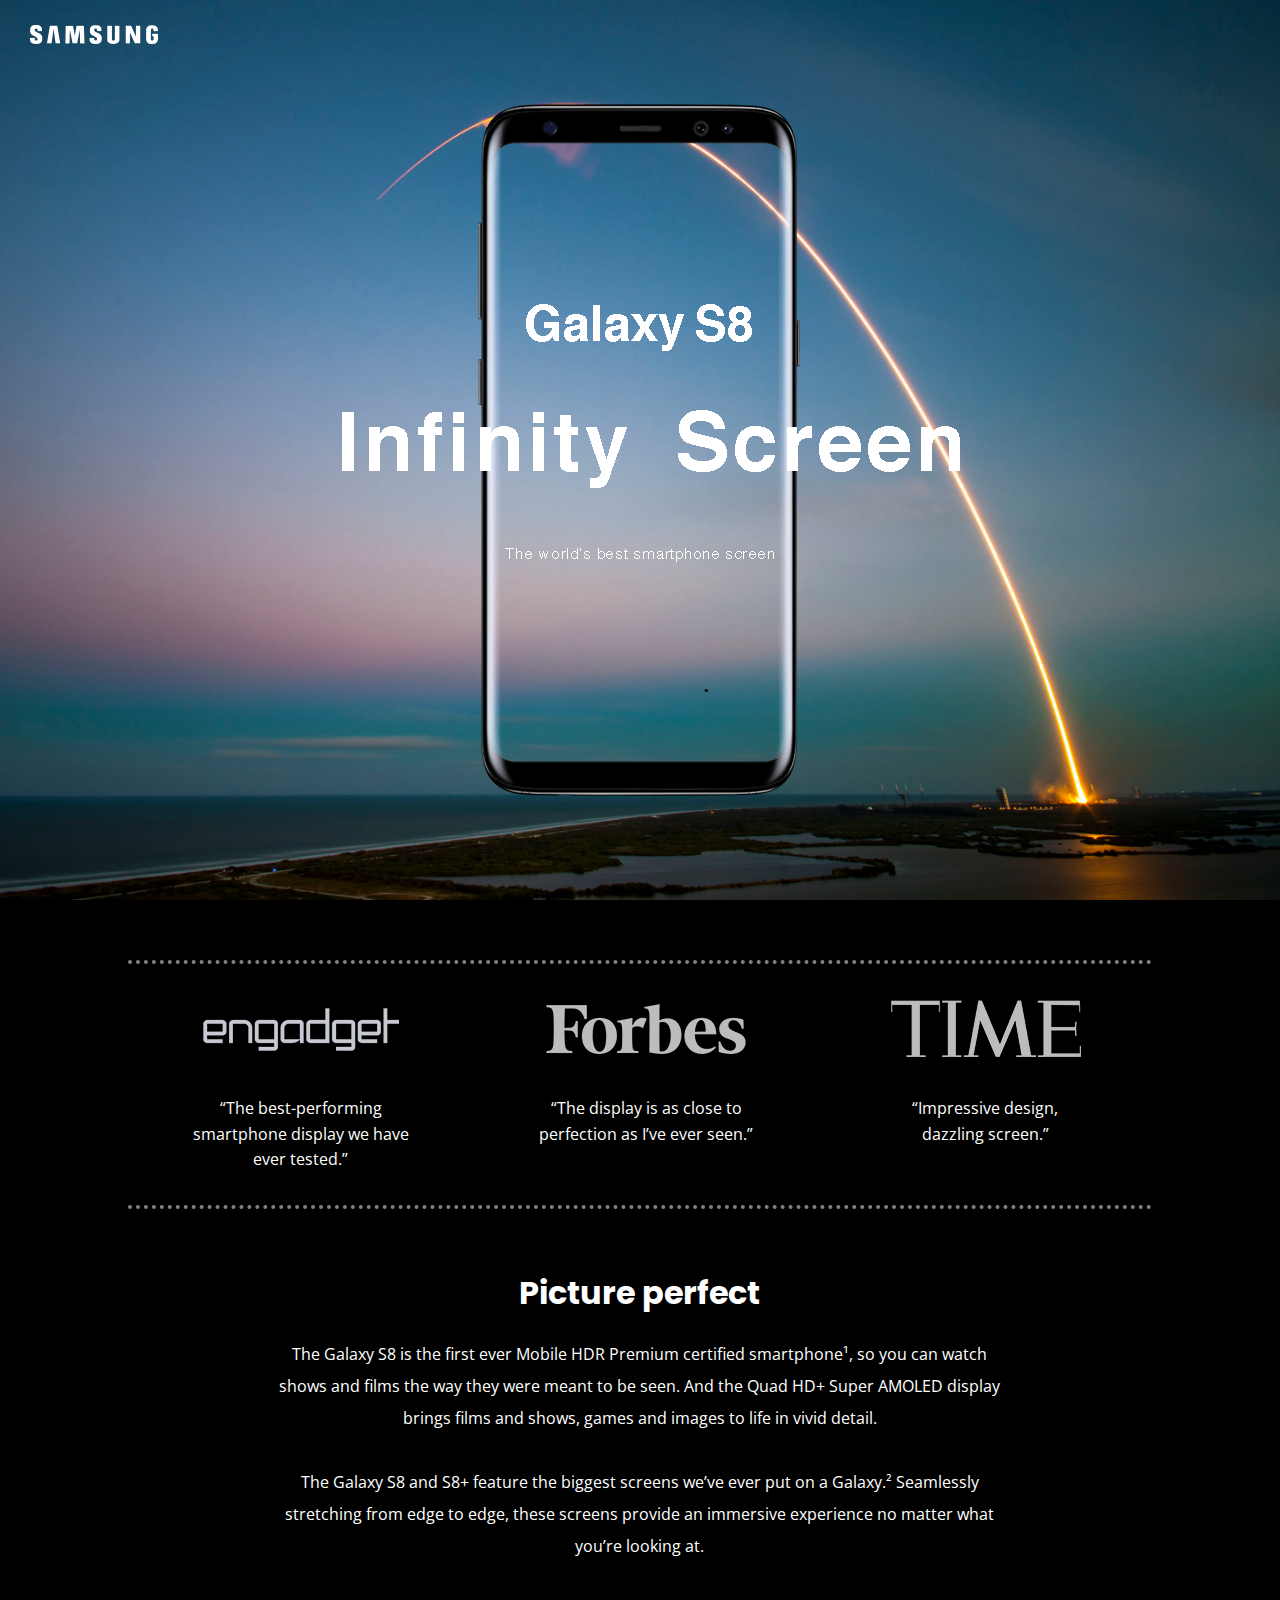
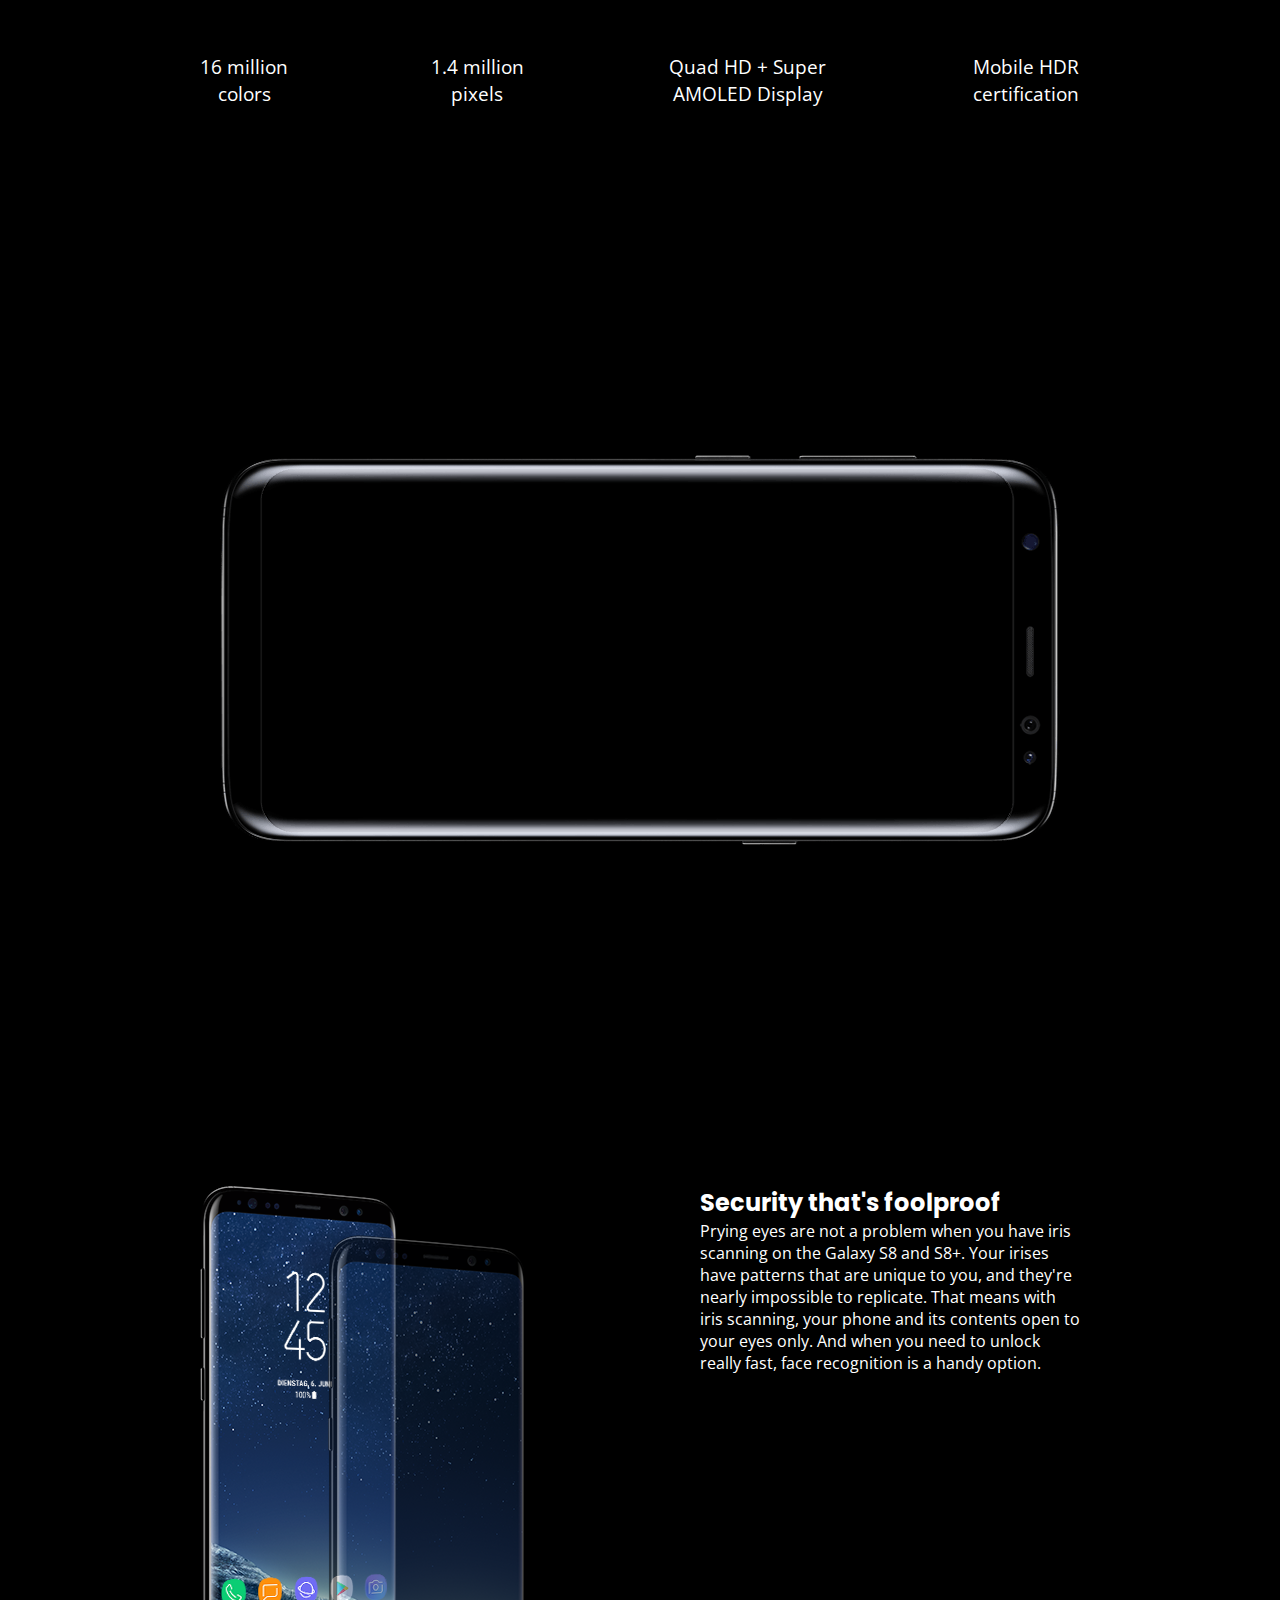
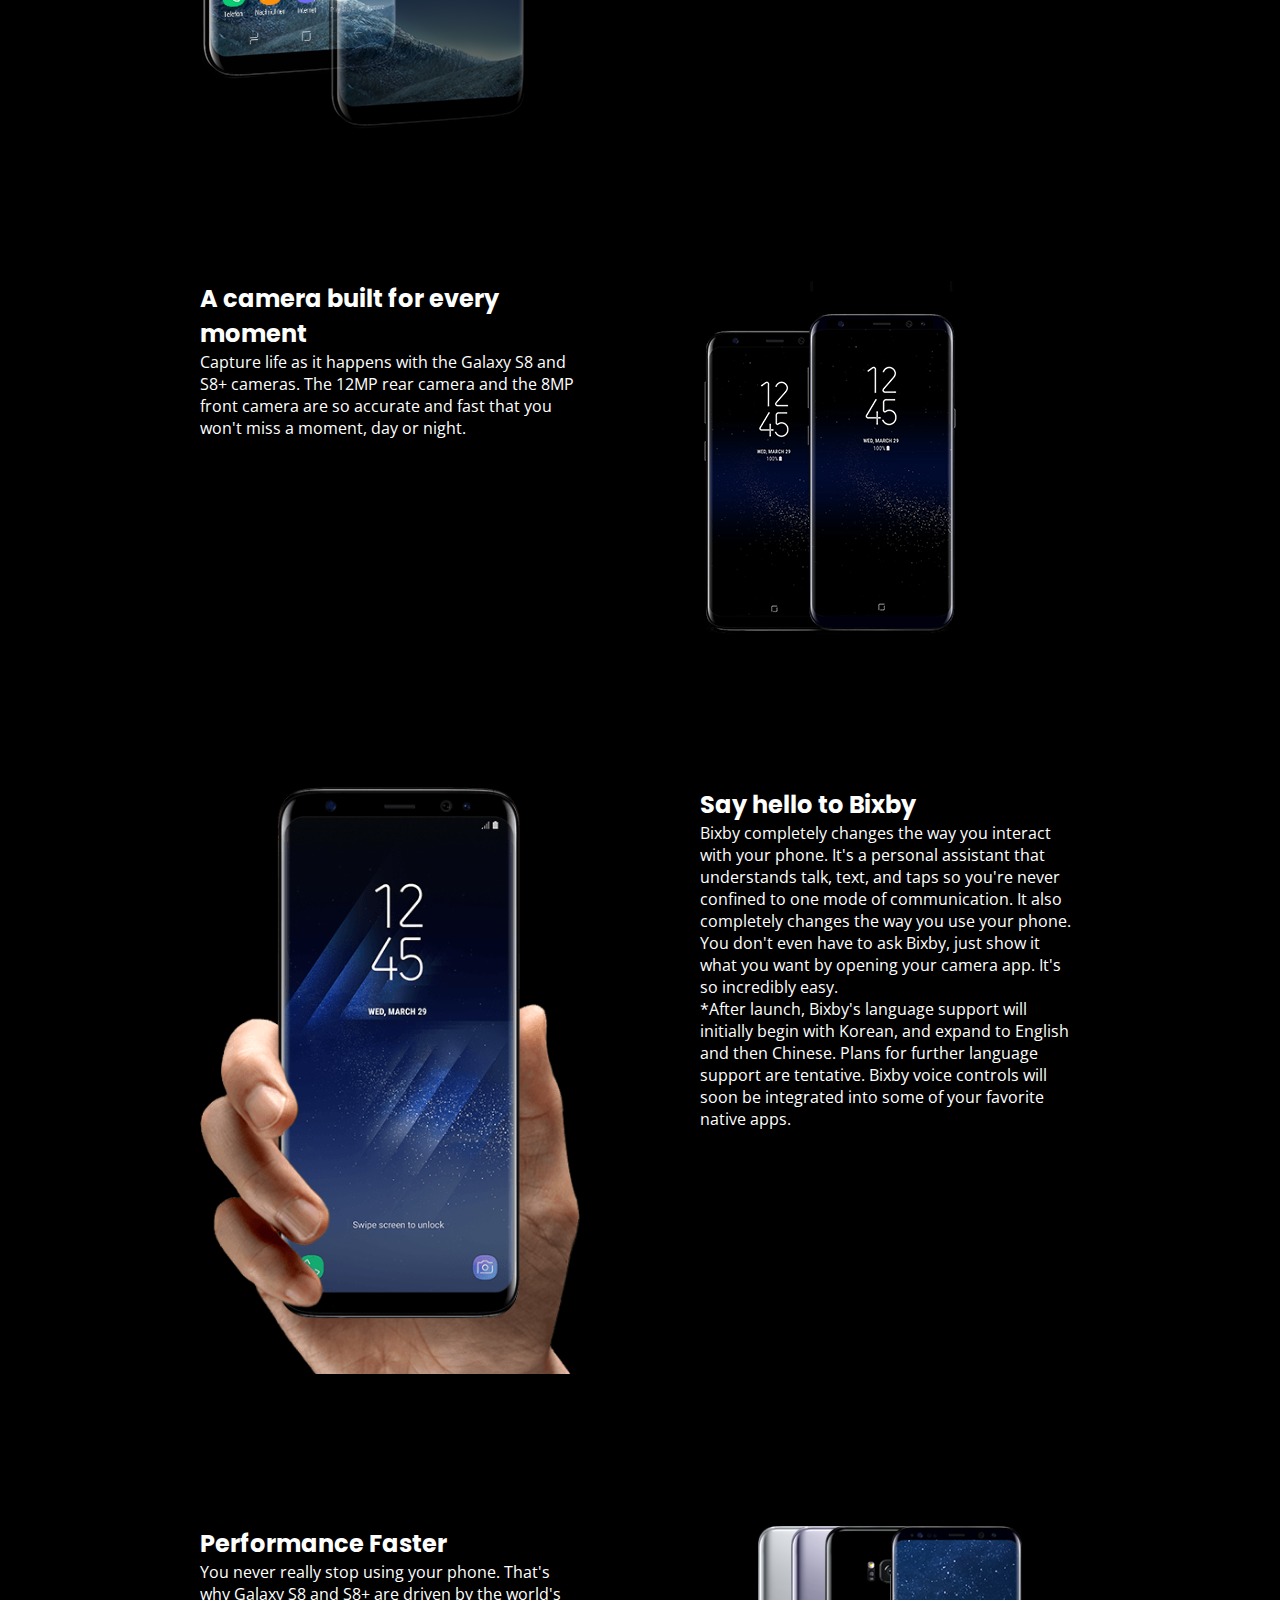
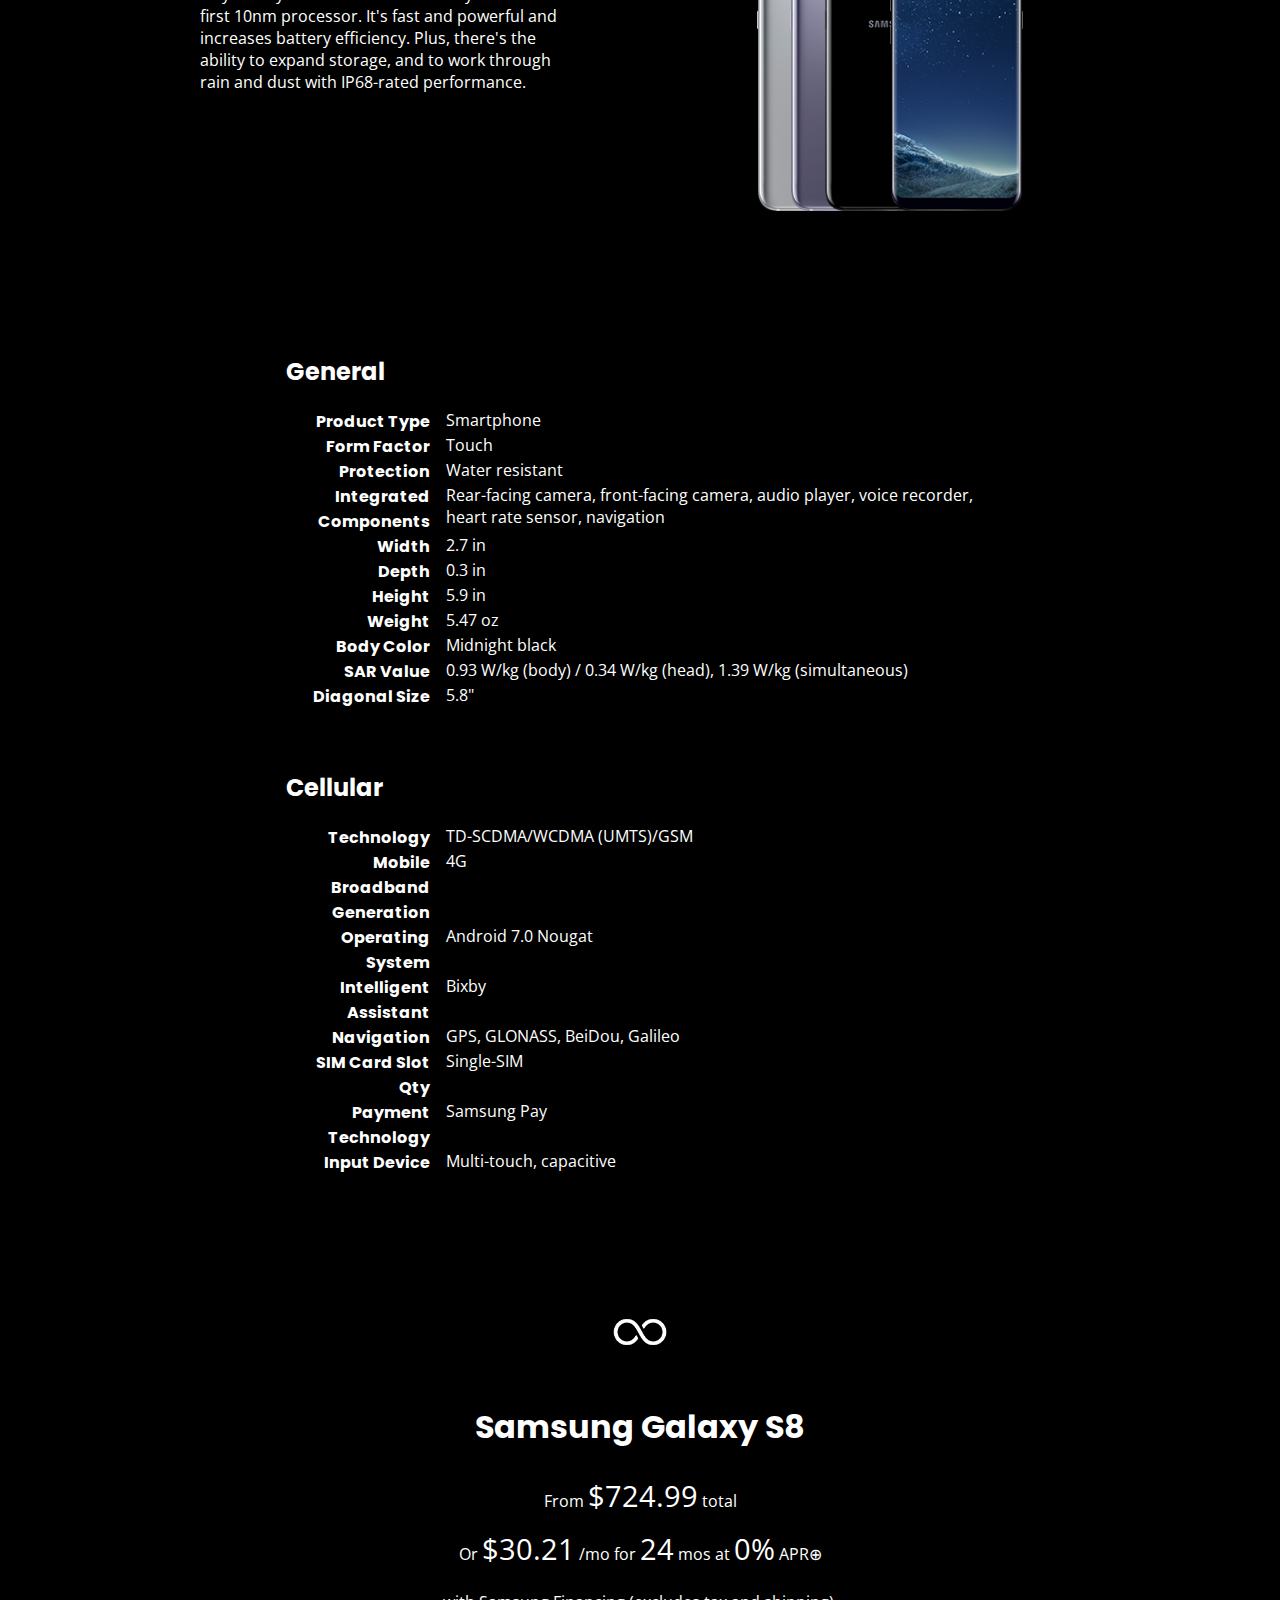
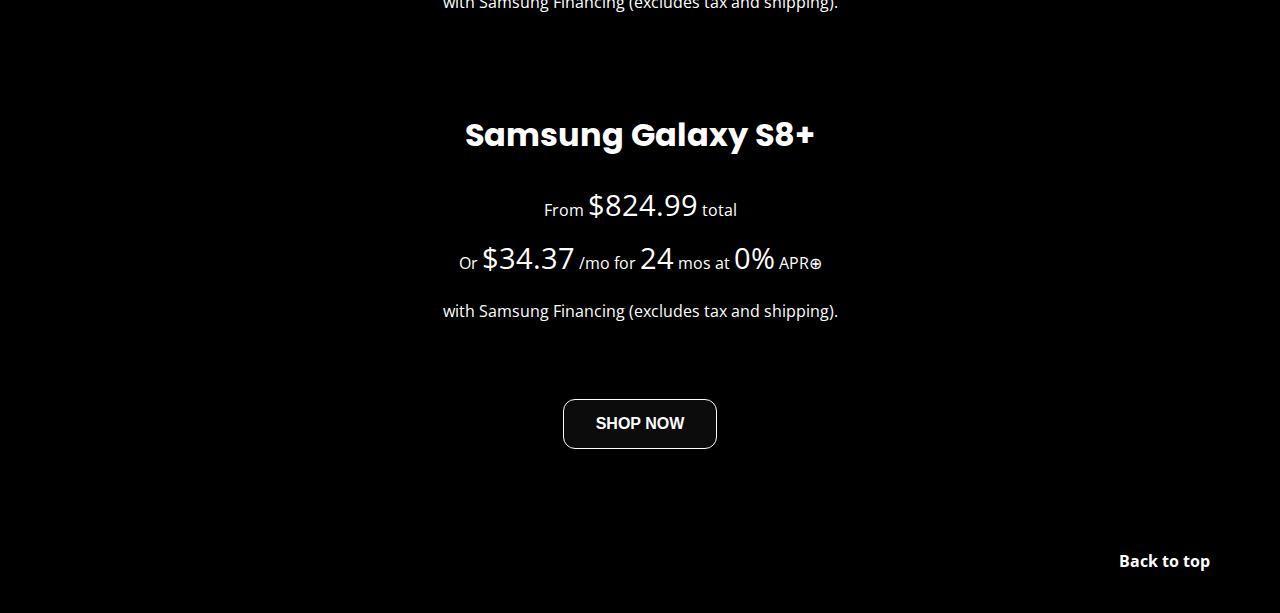
<file: index.html>
<!DOCTYPE html>
<html lang="en">
<head>
    <meta charset="UTF-8">
    <title>Galaxy S8</title>
    <link type="text/html" href=""/>
    <link type="text/css" rel="stylesheet" href="css/common.css"/>
    <link type="text/css" rel="stylesheet" href="css/theme.css"/>
    <link rel="icon" type="image/gif" href="image/s_logo.png"/>
    <style>
        @import url('https://fonts.googleapis.com/css?family=Open+Sans:300|Poppins|Roboto');
    </style>
</head>

<body>
<header>
    <!--<hgroup class="container">-->
    <!--<h1>Samsum</h1>-->
    <!--<p>-->
    <!--Infinitely amazing-->
    <!--</p>-->
    <!--</hgroup>-->
    <a name="top"></a>
    <br>
    <img src="image/samsungwhitelogo.png" width="10%"/>
    <!--<nav>-->
    <!--<ul>-->
    <!--<li>one</li>-->
    <!--<li>two</li>-->
    <!--<li>three</li>-->
    <!--</ul>-->
    <!--</nav>-->
</header>

<div class="view-window"
     style="background-image: url(image/cape-canaveral-fl---march-4-in-this-handout-provided-by-the-national-aeronautics-and-space-adminis.jpeg)">
    <img src="image/sg2e.png" alt="samsung s8"> <a id="top">.</a>
</div>
<div class="table" align="center">
    <table>
        <tr>
            <td><img src="image/engadgetlogosmall.png" width="" alt="engadget logo"><br><br>“The best-performing
                smartphone display we have <br>ever tested.”
            </td>
            <td><img src="image/forbeslogosmall.png" width="" alt="forbeslogo"><br><br>“The display is as close to
                perfection as I’ve ever seen.”

            </td>
            <td><img src="image/timelogogreysmall.png" width="" alt="timelogo"><br><br>“Impressive design, dazzling
                screen.”
            </td>
        </tr>
    </table>
</div>


<div class="perfect">
    <!--<img src="image/infinity1600.png" height="60" width="60"/>-->
    <h1 class="perfect">Picture perfect</h1>
    <p class="perfect" align="center">
        The Galaxy S8 is the first ever Mobile HDR Premium certified smartphone¹, so you can watch shows and films
        the way they were meant to be seen. And the Quad HD+ Super AMOLED display brings films and shows, games and
        images to life in vivid detail.
        <br>
        <br>
        The Galaxy S8 and S8+ feature the biggest screens we’ve ever put on a Galaxy.² Seamlessly stretching from
        edge to edge, these screens provide an immersive experience no matter what you’re looking at.
    </p>
</div>

<div class="table" align="center">
    <table class="smalltable">
        <tr>
            <td>16 million <br>colors</td>
            <td>1.4 million<br>pixels</td>
            <td>Quad HD + Super<br>AMOLED Display</td>
            <td>Mobile HDR<br>certification</td>
        </tr>
    </table>
</div>

<!--<div class="container">-->
<!--<div class="card">-->
<!--</div>-->
<!--</div>-->

<div class="view-window" style="background-image: url(image/baloon2.jpg)">
    <img src="image/sgvertical.png" alt="samsung s8">
</div>
<br>

<div class="dual-box">
    <div class="container flex-parent">
        <div class="box">
            <img src="image/595612576a9e2.png" alt="cell">
        </div>
        <div class="box">
            <div class="centered-child">
                <h2>Security that's foolproof</h2>
                <p>Prying eyes are not a problem when you have iris scanning on the Galaxy S8 and S8+. Your irises have
                    patterns that are unique to you, and they're nearly impossible to replicate. That means with iris
                    scanning, your phone and its contents open to your eyes only. And when you need to unlock really
                    fast, face recognition is a handy option.</p>
            </div>
        </div>
    </div>
</div>
<br>
<div class="dual-box">
    <div class="container flex-parent">
        <div class="box">
            <div class="centered-child">
                <h2>A camera built for every moment</h2>
                <p>Capture life as it happens with the Galaxy S8 and S8+ cameras. The 12MP rear camera and the 8MP front
                    camera are so accurate and fast that you won't miss a moment, day or night.</p>
            </div>
        </div>
        <div class="box">
            <img src="image/galaxy-s8_phoneplus_phone.png" alt="cell">
        </div>
    </div>
</div>

<br>
<div class="dual-box">
    <div class="container flex-parent">
        <div class="box">
            <img src="image/galaxy-s8_security_touch_on.png" alt="cell">
        </div>
        <div class="box">
            <div class="centered-child">
                <h2>Say hello to Bixby</h2>
                <p>Bixby completely changes the way you interact with your phone. It's a personal assistant that
                    understands talk, text, and taps so you're never confined to one mode of communication. It also
                    completely changes the way you use your phone. You don't even have to ask Bixby, just show it what
                    you want by opening your camera app. It's so incredibly easy.
                    <br>
                    *After launch, Bixby's language support will initially begin with Korean, and expand to English and
                    then Chinese. Plans for further language support are tentative. Bixby voice controls will soon be
                    integrated into some of your favorite native apps.</p>
            </div>
        </div>
    </div>
</div>


<br>
<div class="dual-box">
    <div class="container flex-parent">
        <div class="box">
            <div class="centered-child">
                <h2>Performance Faster</h2>
                <p>You never really stop using your phone. That's why Galaxy S8 and S8+ are driven by the world's first
                    10nm processor. It's fast and powerful and increases battery efficiency. Plus, there's the ability
                    to expand storage, and to work through rain and dust with IP68-rated performance.</p>
            </div>
        </div>
        <div class="box">
            <img src="image/sg44.png" alt="cell">
        </div>
    </div>
</div>

<div class="view-window"
     style="background-image: url(image/blackphone.jpg)">

    <div class="transtext">
        <h2>General</h2>
        <dl>
            <dt>Product Type</dt>
            <dd>Smartphone</dd>
            <dt>Form Factor</dt>
            <dd>Touch</dd>
            <dt>Protection</dt>
            <dd>Water resistant</dd>
            <dt>Integrated Components</dt>
            <dd>Rear-facing camera, front-facing camera, audio player, voice recorder, heart rate sensor, navigation
            </dd>
            <dt>Width</dt>
            <dd>2.7 in</dd>
            <dt>Depth</dt>
            <dd>0.3 in</dd>
            <dt>Height</dt>
            <dd>5.9 in</dd>
            <dt>Weight</dt>
            <dd>5.47 oz</dd>
            <dt>Body Color</dt>
            <dd>Midnight black</dd>
            <dt>SAR Value</dt>
            <dd>0.93 W/kg (body) / 0.34 W/kg (head), 1.39 W/kg (simultaneous)</dd>
            <dt>Diagonal Size</dt>
            <dd>5.8"</dd>
        </dl>
        <br>

        <h2>Cellular</h2>
        <dl>
            <dt>Technology</dt>
            <dd>TD-SCDMA/WCDMA (UMTS)/GSM</dd>
            <dt>Mobile Broadband Generation</dt>
            <dd>4G</dd>
            <dt>Operating System</dt>
            <dd>Android 7.0 Nougat</dd>
            <dt>Intelligent Assistant</dt>
            <dd>Bixby</dd>
            <dt>Navigation</dt>
            <dd>GPS, GLONASS, BeiDou, Galileo</dd>
            <dt>SIM Card Slot Qty</dt>
            <dd>Single-SIM</dd>
            <dt>Payment Technology</dt>
            <dd>Samsung Pay</dd>
            <dt>Input Device</dt>
            <dd>Multi-touch, capacitive</dd>
        </dl>

    </div>
</div>

<div class="shopping" align="center">
    <br>
    <!--<p class="narrow">-->
        <!--Downloads, charging, and switching from app to app are all accomplished at incredibly fast speeds. Thanks to the-->
        <!--most advanced 10nm processor: It's the world's first and it's on the Galaxy S8 and S8+. And because the Galaxy-->
        <!--S8 and S8+ are meant to take spills, splashes, and dunks, you can keep going even in the rain—or in the shower.-->
    <!--</p>-->
    <img src="image/infinity1600.png" height="60" width="60"/>
    <h1>Samsung Galaxy S8</h1>
    <p>From <span class="price">$724.99</span> total
        <br>
        Or <span class="price">$30.21</span> /mo for <span class="price">24</span> mos at <span class="price">0%</span>
        APR⊕
        <br>
        with Samsung Financing (excludes tax and shipping).
       </p>

    <br>
    <h1>Samsung Galaxy S8+</h1>
    <p>From <span class="price">$824.99</span> total
        <br>
        Or <span class="price">$34.37</span> /mo for <span class="price">24</span> mos at <span class="price">0%</span>
        APR⊕
        <br>
        with Samsung Financing (excludes tax and shipping).</p>
    <br>


    <button><a href="http://www.samsung.com/us/explore/galaxy-s8/buy/">SHOP NOW</a></button>
</div>
<br>
<p align="right" style="margin-right: 70px"><a href="#top">Back to top</a></p>
<br>

</body>
</html>
</file>
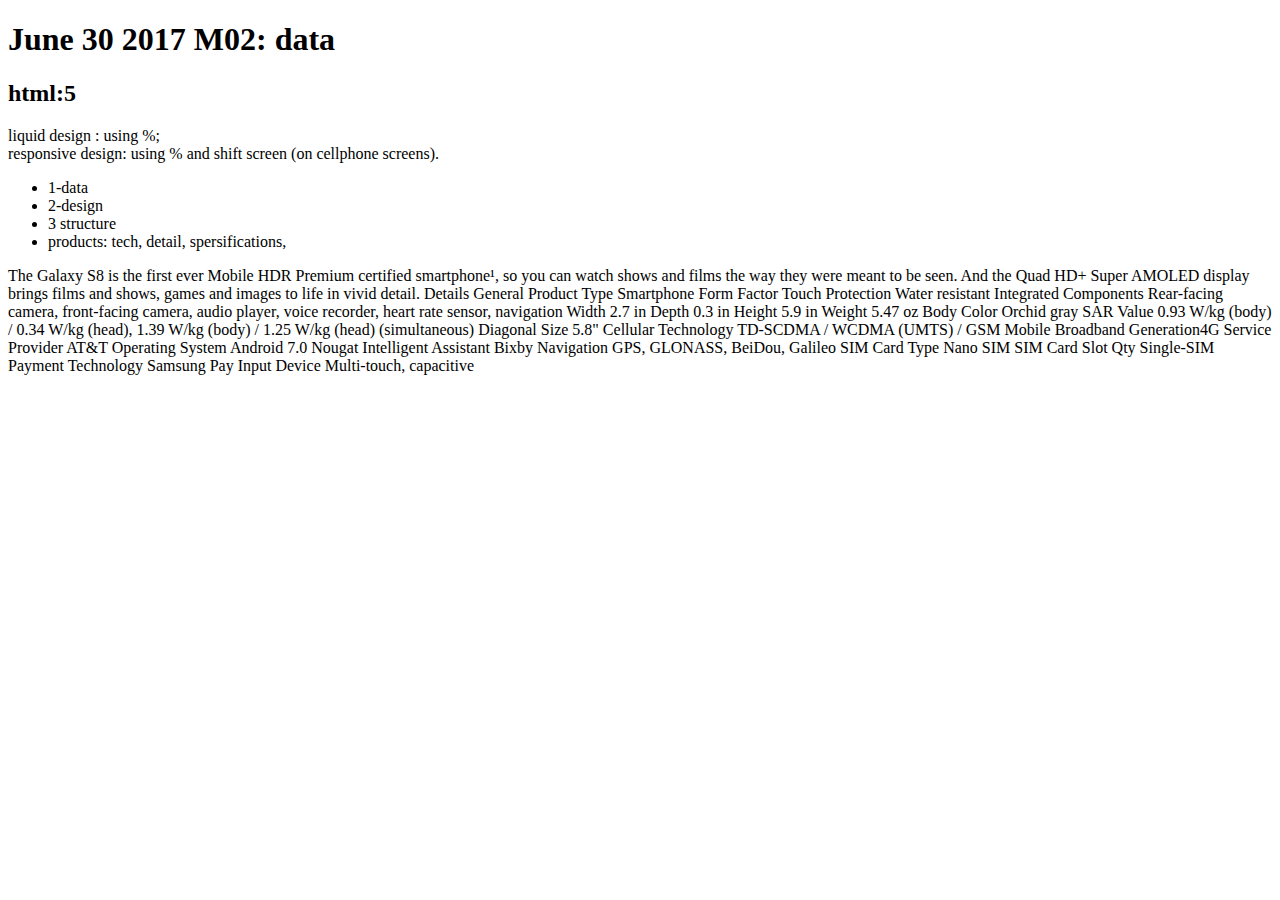
<file: data.html>
<!DOCTYPE html>
<html lang="en">
<head>
    <meta charset="UTF-8">
    <title>Bean Tea Recipes</title>
    <link type="text/css" rel="stylesheet" href="css"/>
    <link type="text/html" href="js"/>
    <link rel="icon" type="image/gif" href="#"/>
    <!-- <link href="https://fonts.googleapis.com/css?family=Cabin+Sketch|Josefin+Sans" rel="stylesheet"> -->
</head>

<body>

	<h1>June 30 2017 M02: data</h1>
	<h2>html:5</h2>
	<p>
	liquid design : using %;
	<br>
	responsive design: using % and shift screen (on cellphone screens). 
	<br>


	</p>
<ul>
	<li>1-data</li>
	<li>2-design</li>
	<li>3 structure</li>
	<li>products: tech, detail, spersifications,  </li> 
</ul>

	The Galaxy S8 is the first ever Mobile HDR Premium certified smartphone¹, so you can watch shows and films the way they were meant to be seen. And the Quad HD+ Super AMOLED display brings films and shows, games and images to life in vivid detail.




Details

General
Product Type	Smartphone
Form Factor	Touch
Protection	Water resistant
Integrated Components	Rear-facing camera, front-facing camera, audio player, voice recorder, heart rate sensor, navigation
Width	2.7 in
Depth	0.3 in
Height	5.9 in
Weight	5.47 oz
Body Color	Orchid gray
SAR Value	0.93 W/kg (body) / 0.34 W/kg (head), 1.39 W/kg (body) / 1.25 W/kg (head) (simultaneous)
Diagonal Size	5.8"

Cellular
Technology	TD-SCDMA / WCDMA (UMTS) / GSM
Mobile Broadband Generation4G
Service Provider	AT&T
Operating System	Android 7.0 Nougat
Intelligent Assistant	Bixby
Navigation	GPS, GLONASS, BeiDou, Galileo
SIM Card Type	Nano SIM
SIM Card Slot Qty	Single-SIM
Payment Technology	Samsung Pay
Input Device	Multi-touch, capacitive



</body>
</file>
<file: css/common.css>
*{
	box-sizing: border-box;
}

body{
	margin:0;
	font-size: 100%;
	font-family: helvetica,arial,sans-serif;
	/*background-color: red;*/
}

p{
    font-family: 'Open Sans', sans-serif;
}

a{
	color:inherit;
	font-weight: bold;
	text-decoration: none;
}

a:hover{
	text-decoration: underline;
}

.invisible{
    opacity: 0;
}

/*COMMON CLASSES*/
.container {
    max-width: 1000px;
    margin-right: auto;
    margin-left: auto;
}

.card {
	background-color: #000057;
	margin: 1em 0;
	padding: 10px;
	border-radius: 5px;
	box-shadow: 0 2px 0 rgba(0, 0, 0, 0.1);
	color: #ffffff;
}

.transtext {
    /*background-color: #000057;*/
    margin: 1em 0;
    padding: 30px;
    /*border-radius: 5px;*/
    /*box-shadow: 0 2px 0 rgba(0, 0, 0, 0.1);*/
    color: #ffffff;
}

.card>:first-child{
	margin-top: 0;
}

.card>:last-child{
	margin-bottom: 0;
}

.view-window{
	height:100vh;
	background-size: cover;
	background-position: center;
	background-attachment: fixed;

}

.view-window>img{
	max-height:calc(100% - 20px);
	max-width:calc(100% - 20px);
	position: relative;
	top:50%;
	left:50%;
	transform:translate(-50%, -50%);
}

.view-window>div{
    max-height:calc(100% - 20px);
    max-width:calc(100% - 20px);
    position: relative;
    top:50%;
    left:50%;
    transform:translate(-50%, -50%);
}

.dual-box {
    color:white;
}

.dual-box h2,
.dual-box p{
	margin:0;

}

.dual-box .box{
	width:50%;
	flex:1 1 auto;
	padding: 30px;
    margin: 30px;
}



.dual-box img{
    max-width:100%;
}


.flex-parent{
	display: -webkit-flex;
	display: flex;
}

.flex-child{
	flex:1 1 auto;
}

.flex-none{
    flex:none;
}

.center-child{
	position: relative;
	top:50%;
	left:50%;
	transform:translate(-50%, -50%);
}
</file>
<file: css/theme.css>
body{
	background-color:black;
	font-family: 'Poppins', sans-serif;
}

header{
	/*background-color: darkblue;*/
	/*color:white;*/
	/*padding:10px;*/
	position: fixed;
	/*background-color: white;*/
	width: 100%;
	/*margin-top: -2px;*/
	z-index: +3;
	margin-left: 30px;

}


nav ul li{
	color: white;
	display: inline;
	margin-right: 40px;
	float: right;
}

header h1,
header p {
	margin:0;
}

div.transtext{
	width:60%;
}



.transtext dl:after{
	content:'';
	display:table;
	clear:both;
}

.transtext dt{
	font-weight: bold;
	width: 10em;
	text-align: right;
	padding-right: 1em;
	float: left;
	clear:left;
}

.transtext dd{
	font-family: 'Open Sans', sans-serif;
	width:calc(100% - 11em);
	float:left;
	margin:0;
}

.card dl:after{
	content:'';
	display:table;
	clear:both;
}

.card dt{
	font-weight: bold;
	width: 10em;
	text-align: right;
	padding-right: 1em;
	float: left;
	clear:left;
}

.card dd{
	width:calc(100% - 10em);
	float:left;
	margin:0;
}

div.table{
	font-family: 'Open Sans', sans-serif;
	margin: 60px auto;
	width: 80%;

}

table{
	border-width:4px;
	border-style:dotted none;
	line-height: 1.6em;
	color: white;
}

tr td{
	padding: 30px 60px;
	text-align:center;
	vertical-align: top;
}

table.smalltable{
	font-size: 1.2em;
	border: 0 none;
	line-height: 1.4em;
	color: white;
	width: 100%;
}

.perfect{
	color: white;
	text-align: center;
	width: 76%;
	margin-left: auto;
	margin-right: auto;
}

div.perfect{
	margin-bottom: 60px;
}

p.perfect{
	font-family: 'Open Sans', sans-serif;
	line-height: 2em;
	/*text-align: left;*/
}

div.shopping{
	color: white;
	line-height: 3em;
	margin-top: 60px;
}

span.price{
	font-size: 1.8em;
	/*font-weight: 600;*/
}

button{
	font-size: 1em;
	padding: 15px 32px;
	border: 1px solid white;
	border-radius: 12px;
	cursor: pointer;
	color: white;
	background-color: #0c0c0d;
	text-decoration:none;
	margin-bottom: 60px;
}

button>a{
	text-decoration: none;
}

button:hover{
	color: black;
	background-color: white;
	text-decoration: none;
}

button>a:hover{
	text-decoration: none;
}

p.narrow{
	width:50%;
	font-family: 'Open Sans', sans-serif;
}

p>a{
	color: white;
}
</file>
